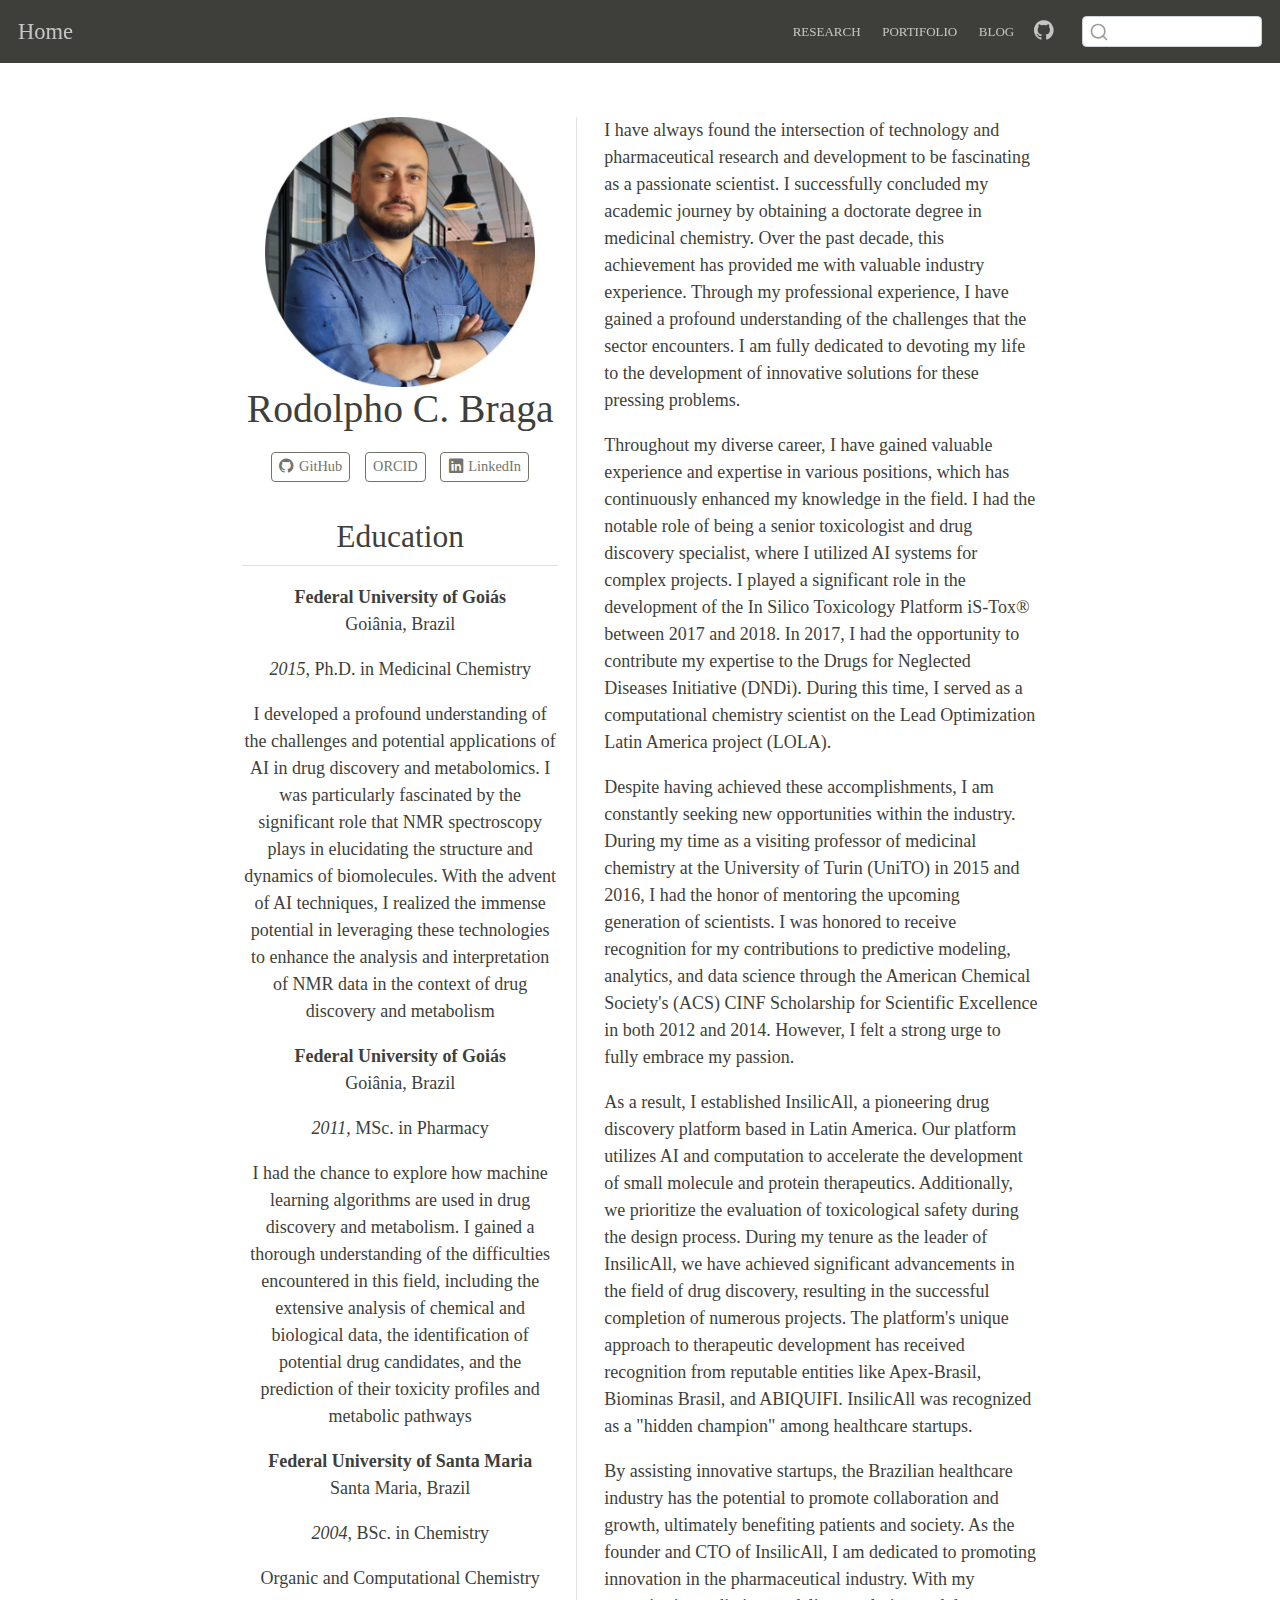
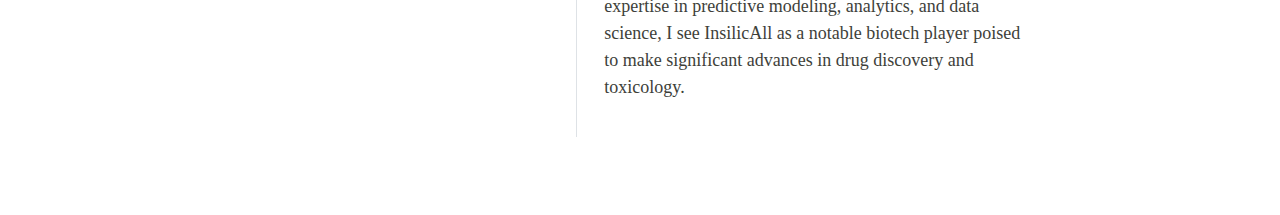
<file: docs/index.html>
<!DOCTYPE html>
<html xmlns="http://www.w3.org/1999/xhtml" lang="en" xml:lang="en">
<head>
  <meta charset="utf-8">
  <meta name="generator" content="quarto-1.2.1">
  <meta name="viewport" content="width=device-width, initial-scale=1.0, user-scalable=yes">
  <title>Rodolpho de Campos Braga</title>
  
  <!-- Styles -->
  <style>
    code{white-space: pre-wrap;}
    span.smallcaps{font-variant: small-caps;}
    div.columns{display: flex; gap: min(4vw, 1.5em);}
    div.column{flex: auto; overflow-x: auto;}
    div.hanging-indent{margin-left: 1.5em; text-indent: -1.5em;}
    ul.task-list{list-style: none;}
    ul.task-list li input[type="checkbox"] {
      width: 0.8em;
      margin: 0 0.8em 0.2em -1.6em;
      vertical-align: middle;
    }
  </style>
  
  <!-- Scripts -->
  <script src="site_libs/quarto-nav/quarto-nav.js"></script>
  <script src="site_libs/quarto-nav/headroom.min.js"></script>
  <script src="site_libs/clipboard/clipboard.min.js"></script>
  <script src="site_libs/quarto-search/autocomplete.umd.js"></script>
  <script src="site_libs/quarto-search/fuse.min.js"></script>
  <script src="site_libs/quarto-search/quarto-search.js"></script>
  <script src="site_libs/quarto-html/quarto.js"></script>
  <script src="site_libs/quarto-html/popper.min.js"></script>
  <script src="site_libs/quarto-html/tippy.umd.min.js"></script>
  <script async="" src="https://www.googletagmanager.com/gtag/js?id=<Insert your ID here>"></script>
  <script type="text/javascript">
    window.dataLayer = window.dataLayer || [];
    function gtag(){dataLayer.push(arguments);}
    gtag('js', new Date());
    gtag('config', '<Insert your ID here>', { 'anonymize_ip': true});
  </script>
  
  <!-- Bootstrap styles -->
  <link href="site_libs/bootstrap/bootstrap.min.css" rel="stylesheet" id="quarto-bootstrap" data-mode="light">
  
  <!-- Bootstrap icons -->
  <link href="site_libs/bootstrap/bootstrap-icons.css" rel="stylesheet">
  
  <!-- Other CSS files -->
  <link href="site_libs/quarto-html/tippy.css" rel="stylesheet">
  <link href="site_libs/quarto-html/quarto-syntax-highlighting.css" rel="stylesheet" id="quarto-text-highlighting-styles">
</head>

<body class="nav-fixed fullcontent">
  <!-- Top Bar -->
  <div id="quarto-search-results"></div>
  <header id="quarto-header" class="headroom fixed-top">
    <nav class="navbar navbar-expand-lg navbar-dark">
      <div class="navbar-container container-fluid">
        <div class="navbar-brand-container">
          <a class="navbar-brand" href="./index.html">
            <span class="navbar-title">Home</span>
          </a>
        </div>
        
        <!-- Navbar Toggler -->
        <button class="navbar-toggler" type="button" data-bs-toggle="collapse" data-bs-target="#navbarCollapse" aria-controls="navbarCollapse" aria-expanded="false" aria-label="Toggle navigation" onclick="if (window.quartoToggleHeadroom) { window.quartoToggleHeadroom(); }">
          <span class="navbar-toggler-icon"></span>
        </button>
        
        <!-- Navbar Content -->
        <div class="collapse navbar-collapse" id="navbarCollapse">
          <ul class="navbar-nav navbar-nav-scroll ms-auto">
            <li class="nav-item">
              <a class="nav-link" href="./research.html">
                <span class="menu-text">Research</span>
              </a>
            </li>  
            <li class="nav-item">
              <a class="nav-link" href="./portifolio.html">
                <span class="menu-text">Portifolio</span>
              </a>
            </li>              
            <li class="nav-item">
              <a class="nav-link" href="./blog.html">
                <span class="menu-text">Blog</span>
              </a>
            </li>  
            <li class="nav-item compact">
              <a class="nav-link" href="https://github.com/rcbraga">
                <i class="bi bi-github" role="img"></i>
              </a>
            </li>  
          </ul>
          
          <!-- Search Bar -->
          <div id="quarto-search" class="" title="Search"></div>
        </div>
      </div>
    </nav>
  </header>
  
  <!-- Content -->
  <div id="quarto-content" class="quarto-container page-columns page-rows-contents page-layout-article page-navbar">
    <!-- Sidebar -->
    <!-- margin-sidebar -->
    
    <!-- Main Content -->
    <div class="quarto-about-trestles">
      <div class="about-entity">
        <!-- About Image and Header -->
        <img src="profile.jpg"  style="height: 15em; width: 15em;">
        <header id="title-block-header" class="quarto-title-block default">
          <div class="quarto-title">
            <h1 class="title">Rodolpho C. Braga</h1>
          </div>
          <div class="quarto-title-meta">
            <!-- Title Meta Information -->
          </div>
        </header>
        <div class="about-links">
          <!-- About Links -->
          <a href="https://github.com/rcbraga" class="about-link" target="_blank">
            <i class="bi bi-github"></i>
            <span class="about-link-text">GitHub</span>
          </a>
          <a href="https://orcid.org/0000-0003-3814-3464" class="about-link" target="_blank">
            <i class="fa-brands fa-orcid"></i>
            <span class="about-link-text">ORCID</span>
          </a>
          <a href="https://www.linkedin.com/in/rodolphobraga/" class="about-link" target="_blank">
            <i class="bi bi-linkedin"></i>
            <span class="about-link-text">LinkedIn</span>
          </a>
        </div>
        <section id="education" class="level2">
          <h2 data-anchor-id="education">Education</h2>
          <p><strong>Federal University of Goiás</strong><br>Goiânia, Brazil</p>
          <p><em> 2015</em>, Ph.D. in Medicinal Chemistry<br></p>
          <p>I developed a profound understanding of the challenges and potential applications of AI in drug discovery and metabolomics. I was particularly fascinated by the significant role that NMR spectroscopy plays in elucidating the structure and dynamics of biomolecules. With the advent of AI techniques, I realized the immense potential in leveraging these technologies to enhance the analysis and interpretation of NMR data in the context of drug discovery and metabolism </p>
          <p><strong>Federal University of Goiás</strong><br>Goiânia, Brazil</p>
          <p><em>2011</em>, MSc. in Pharmacy<br></p>
          <p>I had the chance to explore how machine learning algorithms are used in drug discovery and metabolism. I gained a thorough understanding of the difficulties encountered in this field, including the extensive analysis of chemical and biological data, the identification of potential drug candidates, and the prediction of their toxicity profiles and metabolic pathways </p>
          <p><strong>Federal University of Santa Maria</strong><br>Santa Maria, Brazil</p>
          <p><em>2004</em>, BSc. in Chemistry </p>
          <p>Organic and Computational Chemistry </p> 
        </section>        
      </div>
      <div class="about-contents">
        <main class="content" id="quarto-document-content">
          <!-- Main Content -->
          <p>I have always found the intersection of technology and pharmaceutical research and development to be fascinating as a passionate scientist. I successfully concluded my academic journey by obtaining a doctorate degree in medicinal chemistry. Over the past decade, this achievement has provided me with valuable industry experience. Through my professional experience, I have gained a profound understanding of the challenges that the sector encounters. I am fully dedicated to devoting my life to the development of innovative solutions for these pressing problems.</p>
          <p>Throughout my diverse career, I have gained valuable experience and expertise in various positions, which has continuously enhanced my knowledge in the field. I had the notable role of being a senior toxicologist and drug discovery specialist, where I utilized AI systems for complex projects. I played a significant role in the development of the In Silico Toxicology Platform iS-Tox® between 2017 and 2018. In 2017, I had the opportunity to contribute my expertise to the Drugs for Neglected Diseases Initiative (DNDi). During this time, I served as a computational chemistry scientist on the Lead Optimization Latin America project (LOLA).</p>
          <p>Despite having achieved these accomplishments, I am constantly seeking new opportunities within the industry. During my time as a visiting professor of medicinal chemistry at the University of Turin (UniTO) in 2015 and 2016, I had the honor of mentoring the upcoming generation of scientists. I was honored to receive recognition for my contributions to predictive modeling, analytics, and data science through the American Chemical Society's (ACS) CINF Scholarship for Scientific Excellence in both 2012 and 2014. However, I felt a strong urge to fully embrace my passion.</p>
          <p> As a result, I established InsilicAll, a pioneering drug discovery platform based in Latin America. Our platform utilizes AI and computation to accelerate the development of small molecule and protein therapeutics. Additionally, we prioritize the evaluation of toxicological safety during the design process. During my tenure as the leader of InsilicAll, we have achieved significant advancements in the field of drug discovery, resulting in the successful completion of numerous projects. The platform's unique approach to therapeutic development has received recognition from reputable entities like Apex-Brasil, Biominas Brasil, and ABIQUIFI. InsilicAll was recognized as a "hidden champion" among healthcare startups.</p>
          <p> By assisting innovative startups, the Brazilian healthcare industry has the potential to promote collaboration and growth, ultimately benefiting patients and society. As the founder and CTO of InsilicAll, I am dedicated to promoting innovation in the pharmaceutical industry. With my expertise in predictive modeling, analytics, and data science, I see InsilicAll as a notable biotech player poised to make significant advances in drug discovery and toxicology. </p>
        </main>
      </div>
    </div>
    
    <!-- Other sections and scripts -->
    <!-- ... -->
    
  </div>
  
  <!-- Additional Scripts -->
  <script id="quarto-html-after-body" type="application/javascript">
    window.document.addEventListener("DOMContentLoaded", function (event) {
      const toggleBodyColorMode = (bsSheetEl) => {
        const mode = bsSheetEl.getAttribute("data-mode");
        const bodyEl = window.document.querySelector("body");
        if (mode === "dark") {
          bodyEl.classList.add("quarto-dark");
          bodyEl.classList.remove("quarto-light");
        } else {
          bodyEl.classList.add("quarto-light");
          bodyEl.classList.remove("quarto-dark");
        }
      }
      const toggleBodyColorPrimary = () => {
        const bsSheetEl = window.document.querySelector("link#quarto-bootstrap");
        if (bsSheetEl) {
          toggleBodyColorMode(bsSheetEl);
        }
      }
      toggleBodyColorPrimary();
      
      const clipboard = new window.ClipboardJS('.code-copy-button', {
        target: function(trigger) {
          return trigger.previousElementSibling;
        }
      });
      clipboard.on('success', function(e) {
        // button target
        const button = e.trigger;
        // don't keep focus
        button.blur();
        // flash "checked"
        button.classList.add('code-copy-button-checked');
        var currentTitle = button.getAttribute("title");
        button.setAttribute("title", "Copied!");
        let tooltip;
        if (window.bootstrap) {
          button.setAttribute("data-bs-toggle", "tooltip");
          button.setAttribute("data-bs-placement", "left");
          button.setAttribute("data-bs-title", "Copied!");
          tooltip = new bootstrap.Tooltip(button, 
            { trigger: "manual", 
              customClass: "code-copy-button-tooltip",
              offset: [0, -8]});
          tooltip.show();
        }
        setTimeout(function() {
          if (tooltip) {
            tooltip.hide();
            button.removeAttribute("data-bs-title");
            button.removeAttribute("data-bs-toggle");
            button.removeAttribute("data-bs-placement");
          }
          button.setAttribute("title", currentTitle);
          button.classList.remove('code-copy-button-checked');
        }, 1000);
        // clear code selection
        e.clearSelection();
      });
      
      function tippyHover(el, contentFn) {
        const config = {
          allowHTML: true,
          content: contentFn,
          maxWidth: 500,
          delay: 100,
          arrow: false,
          appendTo: function(el) {
              return el.parentElement;
          },
          interactive: true,
          interactiveBorder: 10,
          theme: 'quarto',
          placement: 'bottom-start'
        };
        window.tippy(el, config);
      }
      
      const noterefs = window.document.querySelectorAll('a[role="doc-noteref"]');
      for (var i=0; i<noterefs.length; i++) {
        const ref = noterefs[i];
        tippyHover(ref, function() {
          // use id or data attribute instead here
          let href = ref.getAttribute('data-footnote-href') || ref.getAttribute('href');
          try { href = new URL(href).hash; } catch {}
          const id = href.replace(/^#\/?/, "");
          const note = window.document.getElementById(id);
          return note.innerHTML;
        });
      }
      
      const findCites = (el) => {
        const parentEl = el.parentElement;
        if (parentEl) {
          const cites = parentEl.dataset.cites;
          if (cites) {
            return {
              el,
              cites: cites.split(' ')
            };
          } else {
            return findCites(el.parentElement)
          }
        } else {
          return undefined;
        }
      };
      
      var bibliorefs = window.document.querySelectorAll('a[role="doc-biblioref"]');
      for (var i=0; i<bibliorefs.length; i++) {
        const ref = bibliorefs[i];
        const citeInfo = findCites(ref);
        if (citeInfo) {
          tippyHover(citeInfo.el, function() {
            var popup = window.document.createElement('div');
            citeInfo.cites.forEach(function(cite) {
              var citeDiv = window.document.createElement('div');
              citeDiv.classList.add('hanging-indent');
              citeDiv.classList.add('csl-entry');
              var biblioDiv = window.document.getElementById('ref-' + cite);
              if (biblioDiv) {
                citeDiv.innerHTML = biblioDiv.innerHTML;
              }
              popup.appendChild(citeDiv);
            });
            return popup.innerHTML;
          });
        }
      }
    });
  </script>

</body>
</html>
</file>
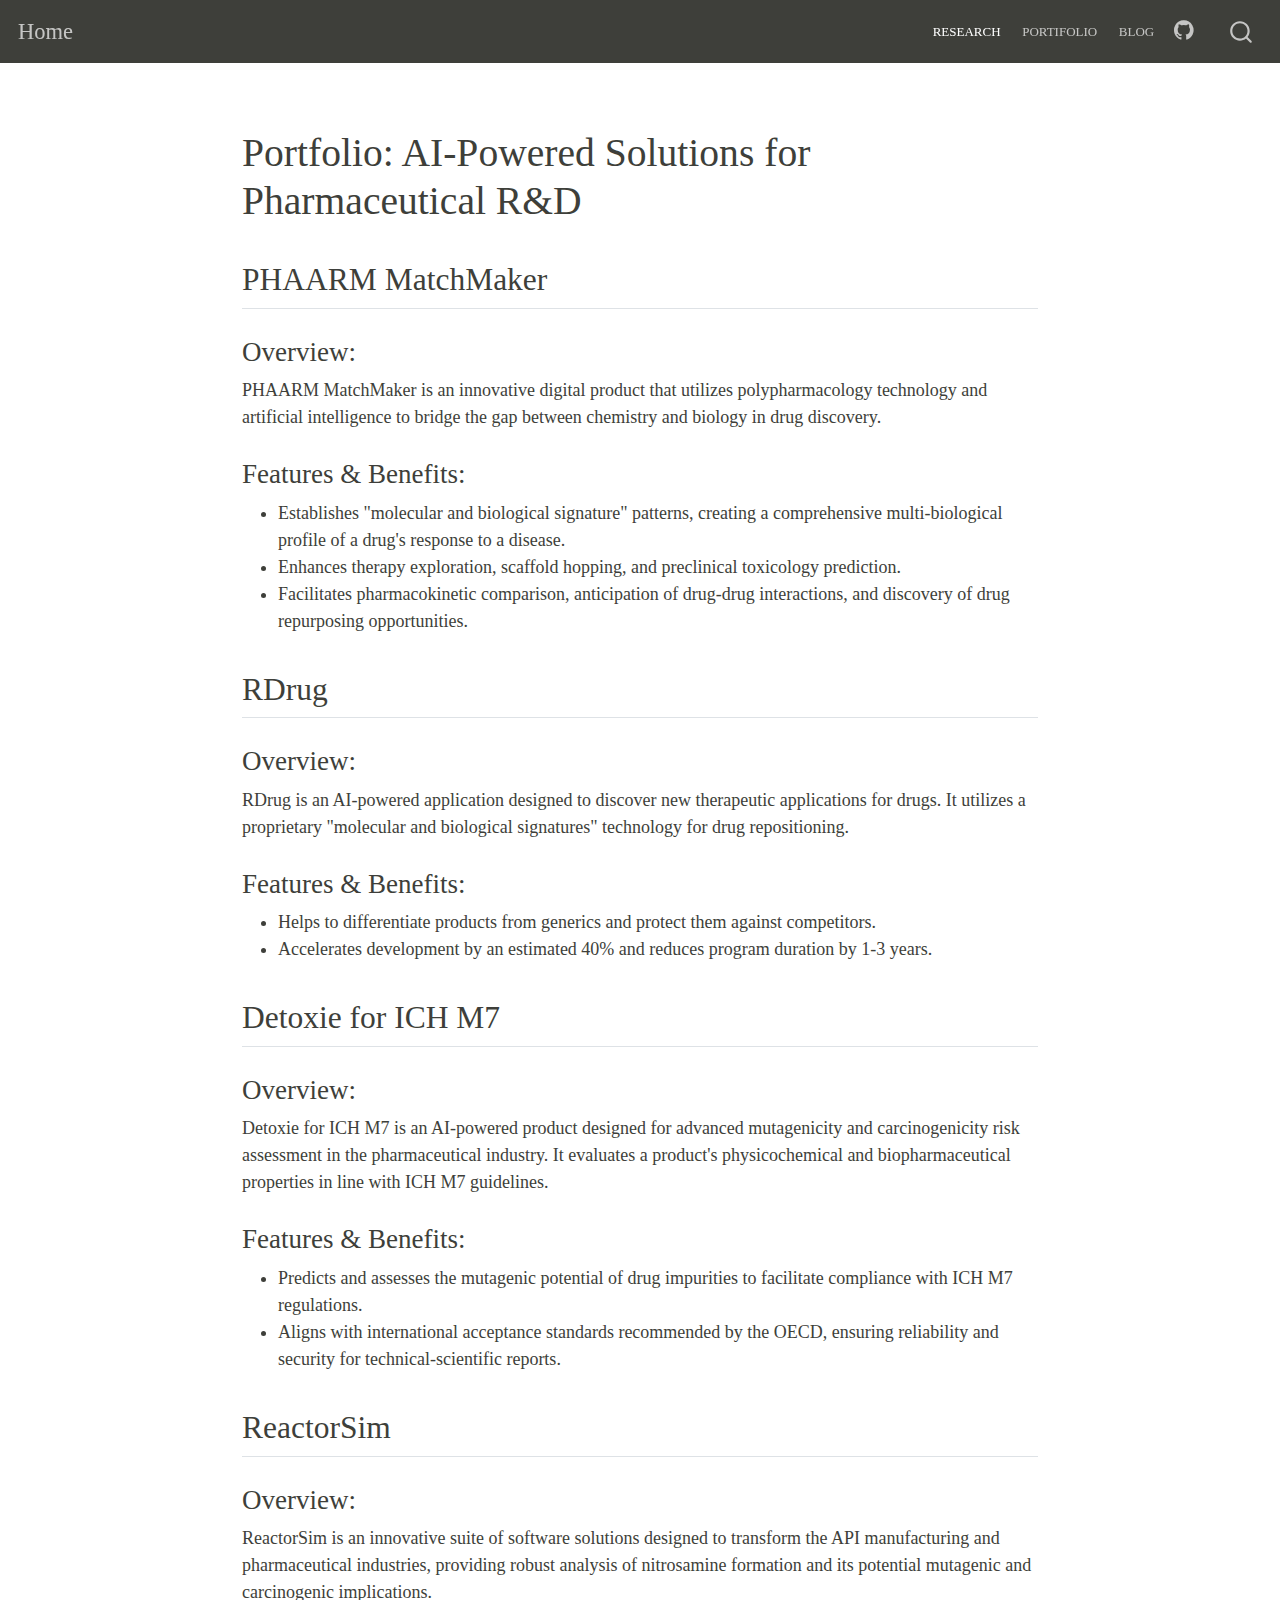
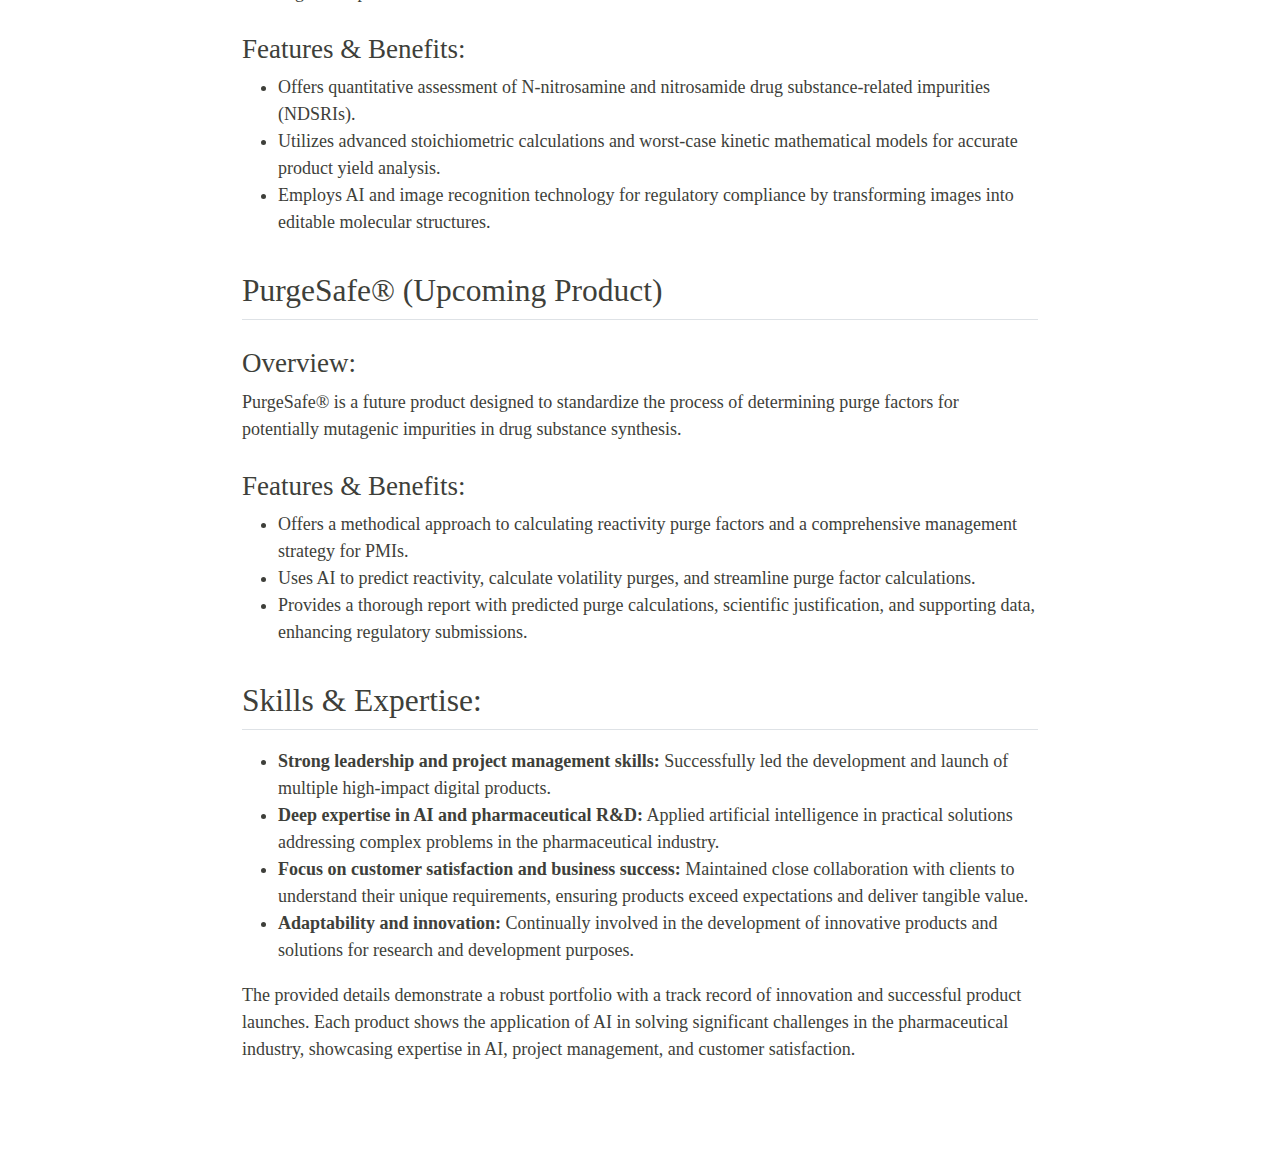
<file: docs/portifolio.html>
<!DOCTYPE html>
<html xmlns="http://www.w3.org/1999/xhtml" lang="en" xml:lang="en">
<head>
  <meta charset="utf-8">
  <meta name="generator" content="quarto-1.2.1">
  <meta name="viewport" content="width=device-width, initial-scale=1.0, user-scalable=yes">
  <title>Rodolpho C. Braga - Research and Teaching</title>
  <style>
    code{white-space: pre-wrap;}
    span.smallcaps{font-variant: small-caps;}
    div.columns{display: flex; gap: min(4vw, 1.5em);}
    div.column{flex: auto; overflow-x: auto;}
    div.hanging-indent{margin-left: 1.5em; text-indent: -1.5em;}
    ul.task-list{list-style: none;}
    ul.task-list li input[type="checkbox"] {
      width: 0.8em;
      margin: 0 0.8em 0.2em -1.6em;
      vertical-align: middle;
    }
  </style>
  <script src="site_libs/quarto-nav/quarto-nav.js"></script>
  <script src="site_libs/quarto-nav/headroom.min.js"></script>
  <script src="site_libs/clipboard/clipboard.min.js"></script>
  <script src="site_libs/quarto-search/autocomplete.umd.js"></script>
  <script src="site_libs/quarto-search/fuse.min.js"></script>
  <script src="site_libs/quarto-search/quarto-search.js"></script>
  <meta name="quarto:offset" content="./">
  <script src="site_libs/quarto-html/quarto.js"></script>
  <script src="site_libs/quarto-html/popper.min.js"></script>
  <script src="site_libs/quarto-html/tippy.umd.min.js"></script>
  <script src="site_libs/quarto-html/anchor.min.js"></script>
  <link href="site_libs/quarto-html/tippy.css" rel="stylesheet">
  <link href="site_libs/quarto-html/quarto-syntax-highlighting.css" rel="stylesheet" id="quarto-text-highlighting-styles">
  <script src="site_libs/bootstrap/bootstrap.min.js"></script>
  <link href="site_libs/bootstrap/bootstrap-icons.css" rel="stylesheet">
  <link href="site_libs/bootstrap/bootstrap.min.css" rel="stylesheet" id="quarto-bootstrap" data-mode="light">
  <script id="quarto-search-options" type="application/json">
    {
      "location": "navbar",
      "copy-button": false,
      "collapse-after": 3,
      "panel-placement": "end",
      "type": "overlay",
      "limit": 20,
      "language": {
        "search-no-results-text": "No results",
        "search-matching-documents-text": "matching documents",
        "search-copy-link-title": "Copy link to search",
        "search-hide-matches-text": "Hide additional matches",
        "search-more-match-text": "more match in this document",
        "search-more-matches-text": "more matches in this document",
        "search-clear-button-title": "Clear",
        "search-detached-cancel-button-title": "Cancel",
        "search-submit-button-title": "Submit"
      }
    }
  </script>
  <script async="" src="https://www.googletagmanager.com/gtag/js?id=<Insert your ID here>"></script>
  <script type="text/javascript">
    window.dataLayer = window.dataLayer || [];
    function gtag(){dataLayer.push(arguments);}
    gtag('js', new Date());
    gtag('config', '<Insert your ID here>', { 'anonymize_ip': true});
  </script>
</head>
<body class="nav-fixed fullcontent">
  <div id="quarto-search-results"></div>
  <header id="quarto-header" class="headroom fixed-top">
    <nav class="navbar navbar-expand-lg navbar-dark ">
      <div class="navbar-container container-fluid">
        <div class="navbar-brand-container">
          <a class="navbar-brand" href="./index.html">
            <span class="navbar-title">Home</span>
          </a>
        </div>
        <button class="navbar-toggler" type="button" data-bs-toggle="collapse" data-bs-target="#navbarCollapse" aria-controls="navbarCollapse" aria-expanded="false" aria-label="Toggle navigation" onclick="if (window.quartoToggleHeadroom) { window.quartoToggleHeadroom(); }">
          <span class="navbar-toggler-icon"></span>
        </button>
        <div class="collapse navbar-collapse" id="navbarCollapse">
          <ul class="navbar-nav navbar-nav-scroll ms-auto">
            <li class="nav-item">
              <a class="nav-link active" href="./research.html" aria-current="page">
                <span class="menu-text">Research</span>
              </a>
            </li>
            <li class="nav-item">
              <a class="nav-link" href="./portifolio.html">
                <span class="menu-text">Portifolio</span>
              </a>
            </li>               
            <li class="nav-item">
              <a class="nav-link" href="./blog.html">
                <span class="menu-text">Blog</span>
              </a>
            </li>
            <li class="nav-item compact">
              <a class="nav-link" href="https://github.com/rcbraga">
                <i class="bi bi-github" role="img"></i>
                <span class="menu-text"></span>
              </a>
            </li>
          </ul>
          <div id="quarto-search" class="" title="Search"></div>
        </div> <!-- /navcollapse -->
      </div> <!-- /container-fluid -->
    </nav>
  </header>
  <!-- content -->
  <div id="quarto-content" class="quarto-container page-columns page-rows-contents page-layout-article page-navbar">
    <!-- sidebar -->
    <!-- margin-sidebar -->
    <!-- main -->
    <main class="content" id="quarto-document-content">
      <header id="title-block-header" class="quarto-title-block default">
      <head>
        <title>Portfolio: AI-Powered Solutions for Pharmaceutical R&D</title>
    </head>
    <body>
        <h1>Portfolio: AI-Powered Solutions for Pharmaceutical R&D</h1>
    
        <h2>PHAARM MatchMaker</h2>
        <h3>Overview:</h3>
        <p>PHAARM MatchMaker is an innovative digital product that utilizes polypharmacology technology and artificial intelligence to bridge the gap between chemistry and biology in drug discovery.</p>
        <h3>Features & Benefits:</h3>
        <ul>
            <li>Establishes "molecular and biological signature" patterns, creating a comprehensive multi-biological profile of a drug's response to a disease.</li>
            <li>Enhances therapy exploration, scaffold hopping, and preclinical toxicology prediction.</li>
            <li>Facilitates pharmacokinetic comparison, anticipation of drug-drug interactions, and discovery of drug repurposing opportunities.</li>
        </ul>
    
        <h2>RDrug</h2>
        <h3>Overview:</h3>
        <p>RDrug is an AI-powered application designed to discover new therapeutic applications for drugs. It utilizes a proprietary "molecular and biological signatures" technology for drug repositioning.</p>
        <h3>Features & Benefits:</h3>
        <ul>
            <li>Helps to differentiate products from generics and protect them against competitors.</li>
            <li>Accelerates development by an estimated 40% and reduces program duration by 1-3 years.</li>
        </ul>
    
        <h2>Detoxie for ICH M7</h2>
        <h3>Overview:</h3>
        <p>Detoxie for ICH M7 is an AI-powered product designed for advanced mutagenicity and carcinogenicity risk assessment in the pharmaceutical industry. It evaluates a product's physicochemical and biopharmaceutical properties in line with ICH M7 guidelines.</p>
        <h3>Features & Benefits:</h3>
        <ul>
            <li>Predicts and assesses the mutagenic potential of drug impurities to facilitate compliance with ICH M7 regulations.</li>
            <li>Aligns with international acceptance standards recommended by the OECD, ensuring reliability and security for technical-scientific reports.</li>
        </ul>
    
        <h2>ReactorSim</h2>
        <h3>Overview:</h3>
        <p>ReactorSim is an innovative suite of software solutions designed to transform the API manufacturing and pharmaceutical industries, providing robust analysis of nitrosamine formation and its potential mutagenic and carcinogenic implications.</p>
        <h3>Features & Benefits:</h3>
        <ul>
            <li>Offers quantitative assessment of N-nitrosamine and nitrosamide drug substance-related impurities (NDSRIs).</li>
            <li>Utilizes advanced stoichiometric calculations and worst-case kinetic mathematical models for accurate product yield analysis.</li>
            <li>Employs AI and image recognition technology for regulatory compliance by transforming images into editable molecular structures.</li>
        </ul>
    
        <h2>PurgeSafe® (Upcoming Product)</h2>
        <h3>Overview:</h3>
        <p>PurgeSafe® is a future product designed to standardize the process of determining purge factors for potentially mutagenic impurities in drug substance synthesis.</p>
        <h3>Features & Benefits:</h3>
        <ul>
            <li>Offers a methodical approach to calculating reactivity purge factors and a comprehensive management strategy for PMIs.</li>
            <li>Uses AI to predict reactivity, calculate volatility purges, and streamline purge factor calculations.</li>
            <li>Provides a thorough report with predicted purge calculations, scientific justification, and supporting data, enhancing regulatory submissions.</li>
        </ul>
    
        <h2>Skills & Expertise:</h2>
        <ul>
            <li><strong>Strong leadership and project management skills:</strong> Successfully led the development and launch of multiple high-impact digital products.</li>
            <li><strong>Deep expertise in AI and pharmaceutical R&D:</strong> Applied artificial intelligence in practical solutions addressing complex problems in the pharmaceutical industry.</li>
            <li><strong>Focus on customer satisfaction and business success:</strong> Maintained close collaboration with clients to understand their unique requirements, ensuring products exceed expectations and deliver tangible value.</li>
            <li><strong>Adaptability and innovation:</strong> Continually involved in the development of innovative products and solutions for research and development purposes.</li>
        </ul>
    
        <p>The provided details demonstrate a robust portfolio with a track record of innovation and successful product launches. Each product shows the application of AI in solving significant challenges in the pharmaceutical industry, showcasing expertise in AI, project management, and customer satisfaction.</p>      
    </main> <!-- /main -->
    <script id="quarto-html-after-body" type="application/javascript">
      window.document.addEventListener("DOMContentLoaded", function (event) {
        const toggleBodyColorMode = (bsSheetEl) => {
          const mode = bsSheetEl.getAttribute("data-mode");
          const bodyEl = window.document.querySelector("body");
          if (mode === "dark") {
            bodyEl.classList.add("quarto-dark");
            bodyEl.classList.remove("quarto-light");
          } else {
            bodyEl.classList.add("quarto-light");
            bodyEl.classList.remove("quarto-dark");
          }
        }
        const toggleBodyColorPrimary = () => {
          const bsSheetEl = window.document.querySelector("link#quarto-bootstrap");
          if (bsSheetEl) {
            toggleBodyColorMode(bsSheetEl);
          }
        }
        toggleBodyColorPrimary();  
        const icon = "";
        const anchorJS = new window.AnchorJS();
        anchorJS.options = {
          placement: 'right',
          icon: icon
        };
        anchorJS.add('.anchored');
        const clipboard = new window.ClipboardJS('.code-copy-button', {
          target: function(trigger) {
            return trigger.previousElementSibling;
          }
        });
        clipboard.on('success', function(e) {
          // button target
          const button = e.trigger;
          // don't keep focus
          button.blur();
          // flash "checked"
          button.classList.add('code-copy-button-checked');
          var currentTitle = button.getAttribute("title");
          button.setAttribute("title", "Copied!");
          let tooltip;
          if (window.bootstrap) {
            button.setAttribute("data-bs-toggle", "tooltip");
            button.setAttribute("data-bs-placement", "left");
            button.setAttribute("data-bs-title", "Copied!");
            tooltip = new bootstrap.Tooltip(button, 
              { trigger: "manual", 
                customClass: "code-copy-button-tooltip",
                offset: [0, -8]});
            tooltip.show();    
          }
          setTimeout(function() {
            if (tooltip) {
              tooltip.hide();
              button.removeAttribute("data-bs-title");
              button.removeAttribute("data-bs-toggle");
              button.removeAttribute("data-bs-placement");
            }
            button.setAttribute("title", currentTitle);
            button.classList.remove('code-copy-button-checked');
          }, 1000);
          // clear code selection
          e.clearSelection();
        });
        function tippyHover(el, contentFn) {
          const config = {
            allowHTML: true,
            content: contentFn,
            maxWidth: 500,
            delay: 100,
            arrow: false,
            appendTo: function(el) {
              return el.parentElement;
            },
            interactive: true,
            interactiveBorder: 10,
            theme: 'quarto',
            placement: 'bottom-start'
          };
          window.tippy(el, config); 
        }
        const noterefs = window.document.querySelectorAll('a[role="doc-noteref"]');
        for (var i=0; i<noterefs.length; i++) {
          const ref = noterefs[i];
          tippyHover(ref, function() {
            // use id or data attribute instead here
            let href = ref.getAttribute('data-footnote-href') || ref.getAttribute('href');
            try { href = new URL(href).hash; } catch {}
            const id = href.replace(/^#\/?/, "");
            const note = window.document.getElementById(id);
            return note.innerHTML;
          });
        }
        const findCites = (el) => {
          const parentEl = el.parentElement;
          if (parentEl) {
            const cites = parentEl.dataset.cites;
            if (cites) {
              return {
                el,
                cites: cites.split(' ')
              };
            } else {
              return findCites(el.parentElement)
            }
          } else {
            return undefined;
          }
        };
        var bibliorefs = window.document.querySelectorAll('a[role="doc-biblioref"]');
        for (var i=0; i<bibliorefs.length; i++) {
          const ref = bibliorefs[i];
          const citeInfo = findCites(ref);
          if (citeInfo) {
            tippyHover(citeInfo.el, function() {
              var popup = window.document.createElement('div');
              citeInfo.cites.forEach(function(cite) {
                var citeDiv = window.document.createElement('div');
                citeDiv.classList.add('hanging-indent');
                citeDiv.classList.add('csl-entry');
                var biblioDiv = window.document.getElementById('ref-' + cite);
                if (biblioDiv) {
                  citeDiv.innerHTML = biblioDiv.innerHTML;
                }
                popup.appendChild(citeDiv);
              });
              return popup.innerHTML;
            });
          }
        }
      });
    </script>

  </div> <!-- /content -->
</body>
</html>
</file>
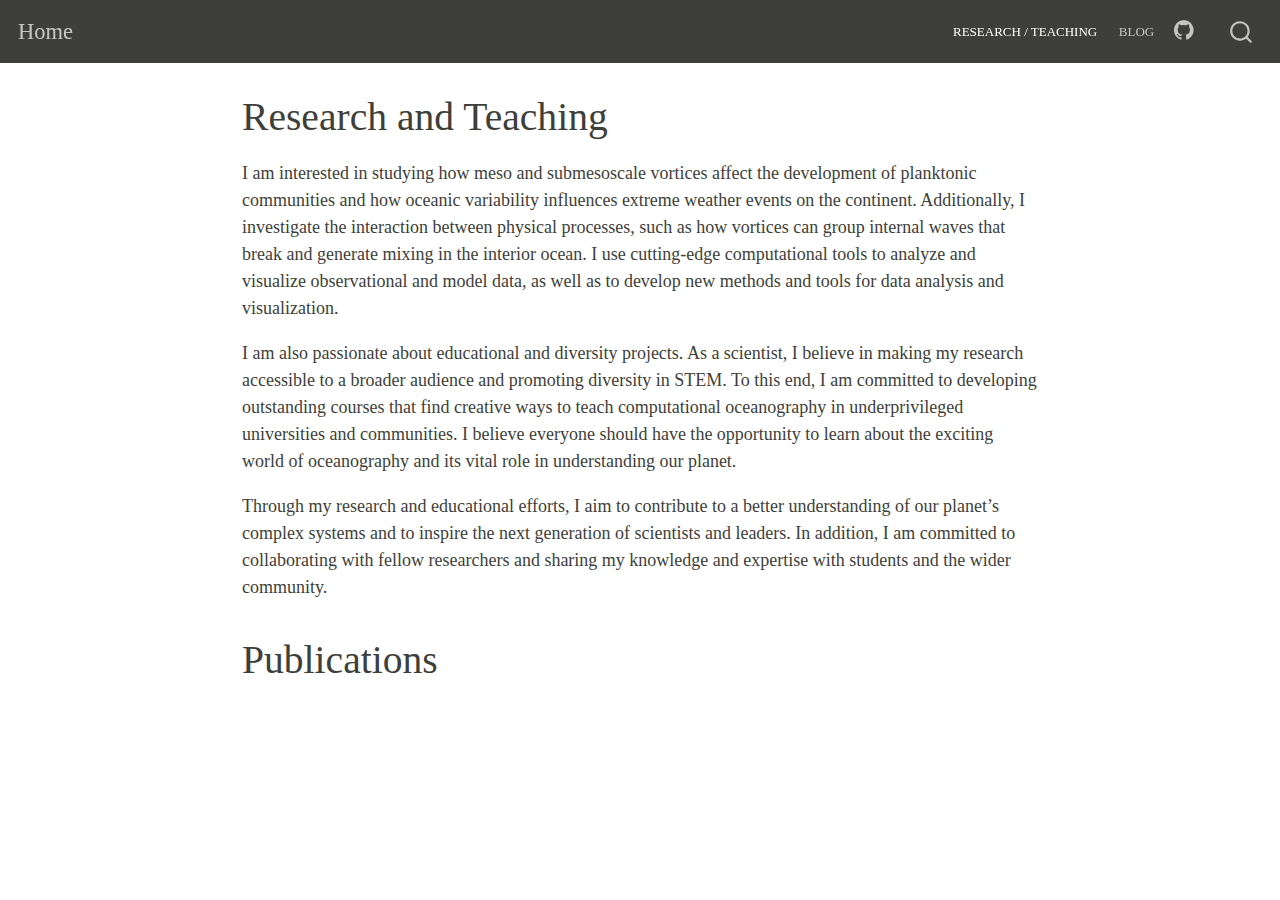
<file: docs/research.html>
<!DOCTYPE html>
<html xmlns="http://www.w3.org/1999/xhtml" lang="en" xml:lang="en">
<head>
  <meta charset="utf-8">
  <meta name="generator" content="quarto-1.2.1">
  <meta name="viewport" content="width=device-width, initial-scale=1.0, user-scalable=yes">
  <title>iuryt - Research and Teaching</title>
  <style>
    code{white-space: pre-wrap;}
    span.smallcaps{font-variant: small-caps;}
    div.columns{display: flex; gap: min(4vw, 1.5em);}
    div.column{flex: auto; overflow-x: auto;}
    div.hanging-indent{margin-left: 1.5em; text-indent: -1.5em;}
    ul.task-list{list-style: none;}
    ul.task-list li input[type="checkbox"] {
      width: 0.8em;
      margin: 0 0.8em 0.2em -1.6em;
      vertical-align: middle;
    }
  </style>
  <script src="site_libs/quarto-nav/quarto-nav.js"></script>
  <script src="site_libs/quarto-nav/headroom.min.js"></script>
  <script src="site_libs/clipboard/clipboard.min.js"></script>
  <script src="site_libs/quarto-search/autocomplete.umd.js"></script>
  <script src="site_libs/quarto-search/fuse.min.js"></script>
  <script src="site_libs/quarto-search/quarto-search.js"></script>
  <meta name="quarto:offset" content="./">
  <script src="site_libs/quarto-html/quarto.js"></script>
  <script src="site_libs/quarto-html/popper.min.js"></script>
  <script src="site_libs/quarto-html/tippy.umd.min.js"></script>
  <script src="site_libs/quarto-html/anchor.min.js"></script>
  <link href="site_libs/quarto-html/tippy.css" rel="stylesheet">
  <link href="site_libs/quarto-html/quarto-syntax-highlighting.css" rel="stylesheet" id="quarto-text-highlighting-styles">
  <script src="site_libs/bootstrap/bootstrap.min.js"></script>
  <link href="site_libs/bootstrap/bootstrap-icons.css" rel="stylesheet">
  <link href="site_libs/bootstrap/bootstrap.min.css" rel="stylesheet" id="quarto-bootstrap" data-mode="light">
  <script id="quarto-search-options" type="application/json">
    {
      "location": "navbar",
      "copy-button": false,
      "collapse-after": 3,
      "panel-placement": "end",
      "type": "overlay",
      "limit": 20,
      "language": {
        "search-no-results-text": "No results",
        "search-matching-documents-text": "matching documents",
        "search-copy-link-title": "Copy link to search",
        "search-hide-matches-text": "Hide additional matches",
        "search-more-match-text": "more match in this document",
        "search-more-matches-text": "more matches in this document",
        "search-clear-button-title": "Clear",
        "search-detached-cancel-button-title": "Cancel",
        "search-submit-button-title": "Submit"
      }
    }
  </script>
  <script async="" src="https://www.googletagmanager.com/gtag/js?id=<Insert your ID here>"></script>
  <script type="text/javascript">
    window.dataLayer = window.dataLayer || [];
    function gtag(){dataLayer.push(arguments);}
    gtag('js', new Date());
    gtag('config', '<Insert your ID here>', { 'anonymize_ip': true});
  </script>
</head>
<body class="nav-fixed fullcontent">
  <div id="quarto-search-results"></div>
  <header id="quarto-header" class="headroom fixed-top">
    <nav class="navbar navbar-expand-lg navbar-dark ">
      <div class="navbar-container container-fluid">
        <div class="navbar-brand-container">
          <a class="navbar-brand" href="./index.html">
            <span class="navbar-title">Home</span>
          </a>
        </div>
        <button class="navbar-toggler" type="button" data-bs-toggle="collapse" data-bs-target="#navbarCollapse" aria-controls="navbarCollapse" aria-expanded="false" aria-label="Toggle navigation" onclick="if (window.quartoToggleHeadroom) { window.quartoToggleHeadroom(); }">
          <span class="navbar-toggler-icon"></span>
        </button>
        <div class="collapse navbar-collapse" id="navbarCollapse">
          <ul class="navbar-nav navbar-nav-scroll ms-auto">
            <li class="nav-item">
              <a class="nav-link active" href="./research.html" aria-current="page">
                <span class="menu-text">Research / Teaching</span>
              </a>
            </li>
            <li class="nav-item">
              <a class="nav-link" href="./blog.html">
                <span class="menu-text">Blog</span>
              </a>
            </li>
            <li class="nav-item compact">
              <a class="nav-link" href="https://github.com/rcbraga">
                <i class="bi bi-github" role="img"></i>
                <span class="menu-text"></span>
              </a>
            </li>
          </ul>
          <div id="quarto-search" class="" title="Search"></div>
        </div> <!-- /navcollapse -->
      </div> <!-- /container-fluid -->
    </nav>
  </header>
  <!-- content -->
  <div id="quarto-content" class="quarto-container page-columns page-rows-contents page-layout-article page-navbar">
    <!-- sidebar -->
    <!-- margin-sidebar -->
    <!-- main -->
    <main class="content" id="quarto-document-content">
      <header id="title-block-header" class="quarto-title-block default">
        <div class="quarto-title">
          <h1 class="title">Research and Teaching</h1>
        </div>
        <div class="quarto-title-meta"></div>
      </header>
      <p>I am interested in studying how meso and submesoscale vortices affect the development of planktonic communities and how oceanic variability influences extreme weather events on the continent. Additionally, I investigate the interaction between physical processes, such as how vortices can group internal waves that break and generate mixing in the interior ocean. I use cutting-edge computational tools to analyze and visualize observational and model data, as well as to develop new methods and tools for data analysis and visualization.</p>
      <p>I am also passionate about educational and diversity projects. As a scientist, I believe in making my research accessible to a broader audience and promoting diversity in STEM. To this end, I am committed to developing outstanding courses that find creative ways to teach computational oceanography in underprivileged universities and communities. I believe everyone should have the opportunity to learn about the exciting world of oceanography and its vital role in understanding our planet.</p>
      <p>Through my research and educational efforts, I aim to contribute to a better understanding of our planet’s complex systems and to inspire the next generation of scientists and leaders. In addition, I am committed to collaborating with fellow researchers and sharing my knowledge and expertise with students and the wider community.</p>
      <section id="publications" class="level1">
        <h1>Publications</h1>
        <p><br></p>
        <script src="https://bibbase.org/show?bib=https://rcbraga.github.io/works.bib&amp;jsonp=1&amp;theme=default"></script>
      </section>
    </main> <!-- /main -->
    <script id="quarto-html-after-body" type="application/javascript">
      window.document.addEventListener("DOMContentLoaded", function (event) {
        const toggleBodyColorMode = (bsSheetEl) => {
          const mode = bsSheetEl.getAttribute("data-mode");
          const bodyEl = window.document.querySelector("body");
          if (mode === "dark") {
            bodyEl.classList.add("quarto-dark");
            bodyEl.classList.remove("quarto-light");
          } else {
            bodyEl.classList.add("quarto-light");
            bodyEl.classList.remove("quarto-dark");
          }
        }
        const toggleBodyColorPrimary = () => {
          const bsSheetEl = window.document.querySelector("link#quarto-bootstrap");
          if (bsSheetEl) {
            toggleBodyColorMode(bsSheetEl);
          }
        }
        toggleBodyColorPrimary();  
        const icon = "";
        const anchorJS = new window.AnchorJS();
        anchorJS.options = {
          placement: 'right',
          icon: icon
        };
        anchorJS.add('.anchored');
        const clipboard = new window.ClipboardJS('.code-copy-button', {
          target: function(trigger) {
            return trigger.previousElementSibling;
          }
        });
        clipboard.on('success', function(e) {
          // button target
          const button = e.trigger;
          // don't keep focus
          button.blur();
          // flash "checked"
          button.classList.add('code-copy-button-checked');
          var currentTitle = button.getAttribute("title");
          button.setAttribute("title", "Copied!");
          let tooltip;
          if (window.bootstrap) {
            button.setAttribute("data-bs-toggle", "tooltip");
            button.setAttribute("data-bs-placement", "left");
            button.setAttribute("data-bs-title", "Copied!");
            tooltip = new bootstrap.Tooltip(button, 
              { trigger: "manual", 
                customClass: "code-copy-button-tooltip",
                offset: [0, -8]});
            tooltip.show();    
          }
          setTimeout(function() {
            if (tooltip) {
              tooltip.hide();
              button.removeAttribute("data-bs-title");
              button.removeAttribute("data-bs-toggle");
              button.removeAttribute("data-bs-placement");
            }
            button.setAttribute("title", currentTitle);
            button.classList.remove('code-copy-button-checked');
          }, 1000);
          // clear code selection
          e.clearSelection();
        });
        function tippyHover(el, contentFn) {
          const config = {
            allowHTML: true,
            content: contentFn,
            maxWidth: 500,
            delay: 100,
            arrow: false,
            appendTo: function(el) {
              return el.parentElement;
            },
            interactive: true,
            interactiveBorder: 10,
            theme: 'quarto',
            placement: 'bottom-start'
          };
          window.tippy(el, config); 
        }
        const noterefs = window.document.querySelectorAll('a[role="doc-noteref"]');
        for (var i=0; i<noterefs.length; i++) {
          const ref = noterefs[i];
          tippyHover(ref, function() {
            // use id or data attribute instead here
            let href = ref.getAttribute('data-footnote-href') || ref.getAttribute('href');
            try { href = new URL(href).hash; } catch {}
            const id = href.replace(/^#\/?/, "");
            const note = window.document.getElementById(id);
            return note.innerHTML;
          });
        }
        const findCites = (el) => {
          const parentEl = el.parentElement;
          if (parentEl) {
            const cites = parentEl.dataset.cites;
            if (cites) {
              return {
                el,
                cites: cites.split(' ')
              };
            } else {
              return findCites(el.parentElement)
            }
          } else {
            return undefined;
          }
        };
        var bibliorefs = window.document.querySelectorAll('a[role="doc-biblioref"]');
        for (var i=0; i<bibliorefs.length; i++) {
          const ref = bibliorefs[i];
          const citeInfo = findCites(ref);
          if (citeInfo) {
            tippyHover(citeInfo.el, function() {
              var popup = window.document.createElement('div');
              citeInfo.cites.forEach(function(cite) {
                var citeDiv = window.document.createElement('div');
                citeDiv.classList.add('hanging-indent');
                citeDiv.classList.add('csl-entry');
                var biblioDiv = window.document.getElementById('ref-' + cite);
                if (biblioDiv) {
                  citeDiv.innerHTML = biblioDiv.innerHTML;
                }
                popup.appendChild(citeDiv);
              });
              return popup.innerHTML;
            });
          }
        }
      });
    </script>
    <script src="https://giscus.app/client.js" data-repo="iuryt/iuryt.github.io" data-repo-id="R_kgDOJAbvaQ" data-category="General" data-category-id="DIC_kwDOJAbvac4CUXDS" data-mapping="title" data-reactions-enabled="1" data-emit-metadata="0" data-input-position="top" data-theme="light" data-lang="en" crossorigin="anonymous" async=""></script>
  </div> <!-- /content -->
</body>
</html>
</file>
<file: docs/site_libs/quarto-html/tippy.css>
.tippy-box[data-animation=fade][data-state=hidden]{opacity:0}[data-tippy-root]{max-width:calc(100vw - 10px)}.tippy-box{position:relative;background-color:#333;color:#fff;border-radius:4px;font-size:14px;line-height:1.4;white-space:normal;outline:0;transition-property:transform,visibility,opacity}.tippy-box[data-placement^=top]>.tippy-arrow{bottom:0}.tippy-box[data-placement^=top]>.tippy-arrow:before{bottom:-7px;left:0;border-width:8px 8px 0;border-top-color:initial;transform-origin:center top}.tippy-box[data-placement^=bottom]>.tippy-arrow{top:0}.tippy-box[data-placement^=bottom]>.tippy-arrow:before{top:-7px;left:0;border-width:0 8px 8px;border-bottom-color:initial;transform-origin:center bottom}.tippy-box[data-placement^=left]>.tippy-arrow{right:0}.tippy-box[data-placement^=left]>.tippy-arrow:before{border-width:8px 0 8px 8px;border-left-color:initial;right:-7px;transform-origin:center left}.tippy-box[data-placement^=right]>.tippy-arrow{left:0}.tippy-box[data-placement^=right]>.tippy-arrow:before{left:-7px;border-width:8px 8px 8px 0;border-right-color:initial;transform-origin:center right}.tippy-box[data-inertia][data-state=visible]{transition-timing-function:cubic-bezier(.54,1.5,.38,1.11)}.tippy-arrow{width:16px;height:16px;color:#333}.tippy-arrow:before{content:"";position:absolute;border-color:transparent;border-style:solid}.tippy-content{position:relative;padding:5px 9px;z-index:1}
</file>
<file: docs/site_libs/quarto-html/quarto-syntax-highlighting.css>
/* quarto syntax highlight colors */
:root {
  --quarto-hl-ot-color: #003B4F;
  --quarto-hl-at-color: #657422;
  --quarto-hl-ss-color: #20794D;
  --quarto-hl-an-color: #5E5E5E;
  --quarto-hl-fu-color: #4758AB;
  --quarto-hl-st-color: #20794D;
  --quarto-hl-cf-color: #003B4F;
  --quarto-hl-op-color: #5E5E5E;
  --quarto-hl-er-color: #AD0000;
  --quarto-hl-bn-color: #AD0000;
  --quarto-hl-al-color: #AD0000;
  --quarto-hl-va-color: #111111;
  --quarto-hl-bu-color: inherit;
  --quarto-hl-ex-color: inherit;
  --quarto-hl-pp-color: #AD0000;
  --quarto-hl-in-color: #5E5E5E;
  --quarto-hl-vs-color: #20794D;
  --quarto-hl-wa-color: #5E5E5E;
  --quarto-hl-do-color: #5E5E5E;
  --quarto-hl-im-color: #00769E;
  --quarto-hl-ch-color: #20794D;
  --quarto-hl-dt-color: #AD0000;
  --quarto-hl-fl-color: #AD0000;
  --quarto-hl-co-color: #5E5E5E;
  --quarto-hl-cv-color: #5E5E5E;
  --quarto-hl-cn-color: #8f5902;
  --quarto-hl-sc-color: #5E5E5E;
  --quarto-hl-dv-color: #AD0000;
  --quarto-hl-kw-color: #003B4F;
}

/* other quarto variables */
:root {
  --quarto-font-monospace: SFMono-Regular, Menlo, Monaco, Consolas, "Liberation Mono", "Courier New", monospace;
}

pre > code.sourceCode > span {
  color: #003B4F;
}

code span {
  color: #003B4F;
}

code.sourceCode > span {
  color: #003B4F;
}

div.sourceCode,
div.sourceCode pre.sourceCode {
  color: #003B4F;
}

code span.ot {
  color: #003B4F;
}

code span.at {
  color: #657422;
}

code span.ss {
  color: #20794D;
}

code span.an {
  color: #5E5E5E;
}

code span.fu {
  color: #4758AB;
}

code span.st {
  color: #20794D;
}

code span.cf {
  color: #003B4F;
}

code span.op {
  color: #5E5E5E;
}

code span.er {
  color: #AD0000;
}

code span.bn {
  color: #AD0000;
}

code span.al {
  color: #AD0000;
}

code span.va {
  color: #111111;
}

code span.pp {
  color: #AD0000;
}

code span.in {
  color: #5E5E5E;
}

code span.vs {
  color: #20794D;
}

code span.wa {
  color: #5E5E5E;
  font-style: italic;
}

code span.do {
  color: #5E5E5E;
  font-style: italic;
}

code span.im {
  color: #00769E;
}

code span.ch {
  color: #20794D;
}

code span.dt {
  color: #AD0000;
}

code span.fl {
  color: #AD0000;
}

code span.co {
  color: #5E5E5E;
}

code span.cv {
  color: #5E5E5E;
  font-style: italic;
}

code span.cn {
  color: #8f5902;
}

code span.sc {
  color: #5E5E5E;
}

code span.dv {
  color: #AD0000;
}

code span.kw {
  color: #003B4F;
}

.prevent-inlining {
  content: "</";
}

/*# sourceMappingURL=debc5d5d77c3f9108843748ff7464032.css.map */
</file>
